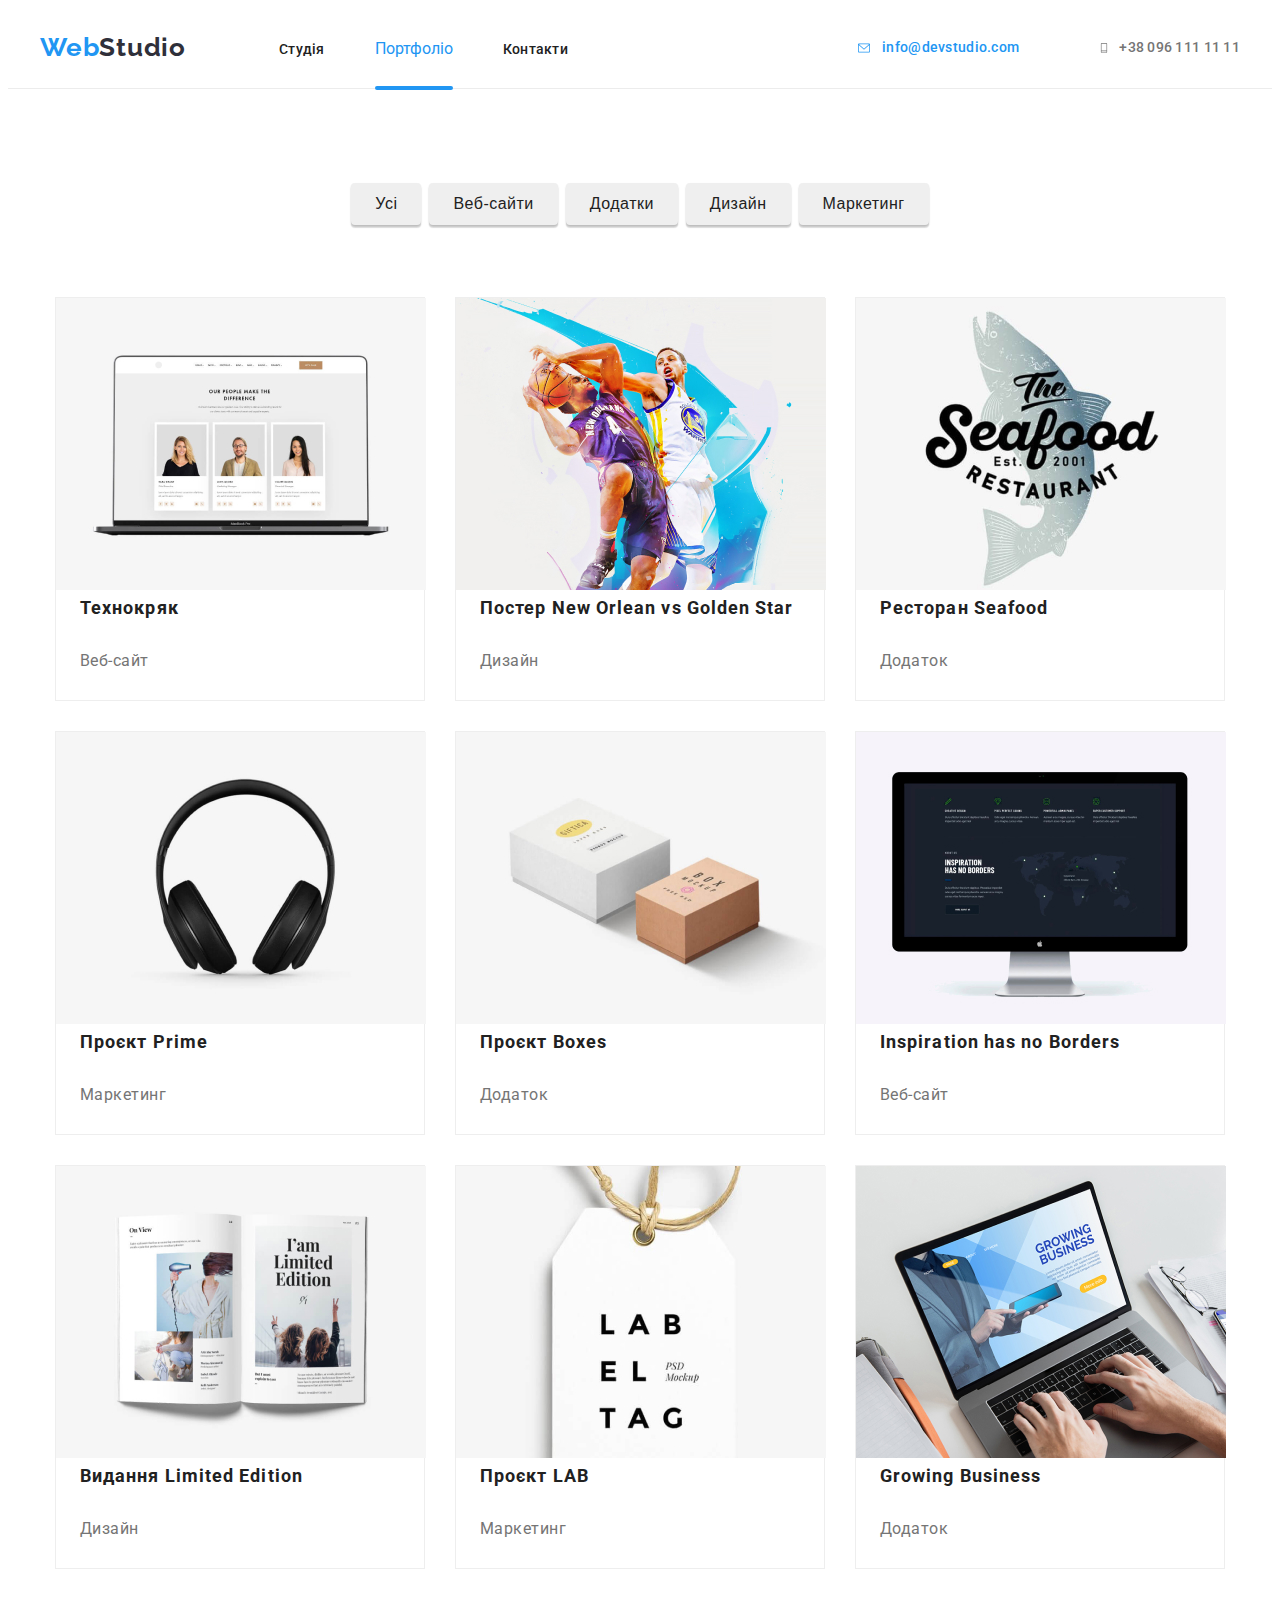
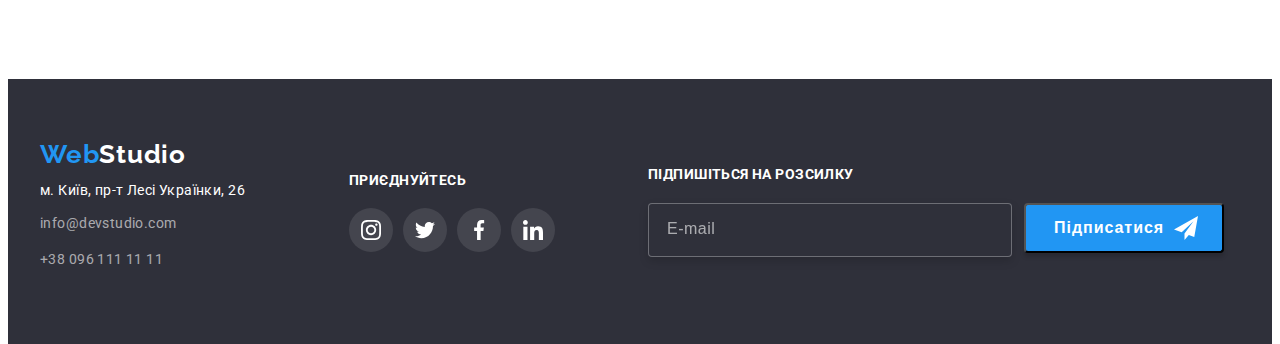
<file: portfolio.html>
<!DOCTYPE html>
<html lang="uk">
  <head>
    <meta charset="UTF-8" />
    <meta http-equiv="X-UA-Compatible" content="IE=edge" />
    <meta name="viewport" content="width=device-width, initial-scale=1.0" />
    <title>Document</title>
    <link rel="preconnect" href="https://fonts.googleapis.com" />
    <link rel="preconnect" href="https://fonts.gstatic.com" crossorigin />
    <link
      href="https://fonts.googleapis.com/css2?family=Montserrat:wght@400;700&family=Raleway:wght@700&family=Roboto:wght@400;500;700;900&display=swap"
      rel="stylesheet"
    />
    <link
      rel="stylesheet"
      href="https://cdnjs.cloudflare.com/ajax/libs/modern-normalize/1.0.0/modern-normalize.min.css"
      integrity="sha512-ISS7cAi1PEhQ8jnbJpJZMd29NlhNj4AWYyLOSp2CE/CsHxTCu+r+t0D2yoJudVrd0/8fTVPUVDzY5Tvli75u/g=="
    />
    <link rel="stylesheet" href="./css/styles.css" />
  </head>
  <body>
    <header class="page-header">
      <div class="container main">
        <a href="./index.html" class="logo"
          ><span class="accent">Web</span>Studio</a
        >
        <nav>
          <ul class="site-nav list">
            <li class="item"><a href="./index.html" class="link">Студія</a></li>
            <li class="item">
              <a href="./portfolio.html" class="link-current current"
                >Портфоліо</a
              >
            </li>
            <li class="item"><a href="" class="link">Контакти</a></li>
          </ul>
        </nav>
        <ul class="contakt list">
          <li class="item">
            <a href="mailto:info@devstudio.com" class="contakt-link">
              <svg class="icon-envelope" width="16" height="12">
                <use href="./images/symbol-defs.svg#icon-envelope"></use>
              </svg>
              info@devstudio.com</a
            >
          </li>
          <li class="item">
            <a href="tel.:+380961111111" class="contakt-type">
              <svg class="icon-tel" width="10" height="16">
                <use href="./images/symbol-defs.svg#icon-tel"></use>
              </svg>
              +38 096 111 11 11</a
            >
          </li>
        </ul>
      </div>
    </header>
    <main>
      <!--Герой-->
      <section class="section">
        <div class="container">
          <div class="button-list">
            <button type="button" class="button-type">Усі</button>
            <button type="button" class="button-type">Веб-сайти</button>
            <button type="button" class="button-type">Додатки</button>
            <button type="button" class="button-type">Дизайн</button>
            <button type="button" class="button-type">Маркетинг</button>
          </div>
          <ul class="card-set">

            <li class="list-card">
              <div class="card-img">
                <img src="./images/img8.jpg" alt="Технокряк" width="370" />
                <div class="card-overlay">
                  <p class="text-card">
                    Ресурс пропонує комплексні пропозиції з різним рівнем
                    функціоналу та сервісів. Все це дозволить відвідувачу
                    отримати вичерпні відомості про компанію чи приватну особу.
                  </p>
                </div>
              </div>
              <h2 class="project-name">Технокряк</h2>
              <p class="project-link">Веб-сайт</p>
            </li>

            <li class="list-card">
              <div class="card-img">
              <img src="./images/img9.jpg" alt="Постер" width="370" />
              <div class="card-overlay">
                <p class="text-card">
                  Ресурс пропонує комплексні пропозиції з різним рівнем
                  функціоналу та сервісів. Все це дозволить відвідувачу
                  отримати вичерпні відомості про компанію чи приватну особу.
                </p>
              </div>
             </div>
              <h2 class="project-name">Постер New Orlean vs Golden Star</h2>
              <p class="project-link">Дизайн</p>
            
            </li>
            

            <li class="list-card">
              <div class="card-img">
              <img
                src="./images/img10.jpg"
                alt="Ресторан Seafood"
                width="370"
              />
              <div class="card-overlay">
                <p class="text-card">
                  Ресурс пропонує комплексні пропозиції з різним рівнем
                  функціоналу та сервісів. Все це дозволить відвідувачу
                  отримати вичерпні відомості про компанію чи приватну особу.
                </p>
              </div>
              </div>
              <h2 class="project-name">Ресторан Seafood</h2>
              <p class="project-link">Додаток</p>
            </li>

            <li class="list-card">
              <div class="card-img">
              <img src="./images/img11.jpg" alt="Проєкт Prime" width="370" />
              <div class="card-overlay">
                <p class="text-card">
                  Ресурс пропонує комплексні пропозиції з різним рівнем
                  функціоналу та сервісів. Все це дозволить відвідувачу
                  отримати вичерпні відомості про компанію чи приватну особу.
                </p>
              </div>
              </div>
              <h2 class="project-name">Проєкт Prime</h2>
              <p class="project-link">Маркетинг</p>
            </li>

            <li class="list-card">
              <div class="card-img">
              <img src="./images/img12.jpg" alt="Проєкт Boxes" width="370" />
              <div class="card-overlay">
                <p class="text-card">
                  Ресурс пропонує комплексні пропозиції з різним рівнем
                  функціоналу та сервісів. Все це дозволить відвідувачу
                  отримати вичерпні відомості про компанію чи приватну особу.
                </p>
              </div>
              </div>
              <h2 class="project-name">Проєкт Boxes</h2>
              <p class="project-link">Додаток</p>
            </li>

            <li class="list-card">
              <div class="card-img">
              <img
                src="./images/img13.jpg"
                alt="Inspiration has no Borders"
                width="370"
              />
              <div class="card-overlay">
                <p class="text-card">
                  Ресурс пропонує комплексні пропозиції з різним рівнем
                  функціоналу та сервісів. Все це дозволить відвідувачу
                  отримати вичерпні відомості про компанію чи приватну особу.
                </p>
              </div>
              </div>
              <h2 class="project-name">Inspiration has no Borders</h2>
              <p class="project-link">Веб-сайт</p>
            </li>

            <li class="list-card">
              <div class="card-img">
              <img
                src="./images/img14.jpg"
                alt="Видання Limited Edition"
                width="370"
              />
              <div class="card-overlay">
                <p class="text-card">
                  Ресурс пропонує комплексні пропозиції з різним рівнем
                  функціоналу та сервісів. Все це дозволить відвідувачу
                  отримати вичерпні відомості про компанію чи приватну особу.
                </p>
              </div>
              </div>
              <h2 class="project-name">Видання Limited Edition</h2>
              <p class="project-link">Дизайн</p>
            </li>

            <li class="list-card">
              <div class="card-img">
              <img src="./images/img15.jpg" alt="Проєкт LAB" width="370" />
              <div class="card-overlay">
                <p class="text-card">
                  Ресурс пропонує комплексні пропозиції з різним рівнем
                  функціоналу та сервісів. Все це дозволить відвідувачу
                  отримати вичерпні відомості про компанію чи приватну особу.
                </p>
              </div>
              </div>
              <h2 class="project-name">Проєкт LAB</h2>
              <p class="project-link">Маркетинг</p>
            </li>

            <li class="list-card">
              <div class="card-img">
              <img
                src="./images/img16.jpg"
                alt="Growing Business"
                width="370"
              />
              <div class="card-overlay">
                <p class="text-card">
                  Ресурс пропонує комплексні пропозиції з різним рівнем
                  функціоналу та сервісів. Все це дозволить відвідувачу
                  отримати вичерпні відомості про компанію чи приватну особу.
                </p>
              </div>
              </div>
              <h2 class="project-name">Growing Business</h2>
              <p class="project-link">Додаток</p>
            </li>
          </ul>
        </div>
      </section>
    </main>
    <footer>
      <section class="part">
        <div class="container footer">
          <div class="container-info">
            <a href="./index.html" class="logo"
              ><span class="accent">Web</span
              ><span class="studio">Studio</span></a
            >
            <address class="info">м. Київ, пр-т Лесі Українки, 26</address>
            <address>
              <ul class="info list">
                <li>
                  <a href="mailto:info@devstudio.com" class="info-link"
                    >info@devstudio.com</a
                  >
                </li>
                <li>
                  <a href="tel.:+380961111111" class="info-link"
                    >+38 096 111 11 11</a
                  >
                </li>
              </ul>
            </address>
          </div>
          <div class="bloc-footer">
            <h3 class="text-name">приєднуйтесь</h3>
            <div>
              <ul class="socials-list list">
                <li class="icon-footer">
                  <a class="icon-name" href="#">
                    <svg width="20" height="20">
                      <use href="./images/symbol-defs.svg#icon-instagram"></use>
                    </svg>
                  </a>
                </li>
                <li class="icon-footer">
                  <a class="icon-name" href="#">
                    <svg width="20" height="20">
                      <use href="./images/symbol-defs.svg#icon-twitter"></use>
                    </svg>
                  </a>
                </li>
                <li class="icon-footer">
                  <a class="icon-name" href="#">
                    <svg width="20" height="20">
                      <use href="./images/symbol-defs.svg#icon-facebook"></use>
                    </svg>
                  </a>
                </li>
                <li class="icon-footer">
                  <a class="icon-name" href="#">
                    <svg width="20" height="20">
                      <use href="./images/symbol-defs.svg#icon-linkedin"></use>
                    </svg>
                  </a>
                </li>
              </ul>
            </div>
          </div>
          <div class="blok-mailing">
            <h2 class="mailing">Підпишіться на розсилку</h2>
            <div class="mailing-user">
              <label
                class="email-field-label"
                for="user-email"></label>
              <input
                class="mailing-e-mail"
                id="user-email"
                type="email"
                name="user-email"
                placeholder="E-mail"/>
              <button class="mailing-button" type="button">
                Підписатися
                <svg width="24" height="24">
                  <use href="/images/symbol-defs.svg#icon-untitled"></use>
                </svg>
              </button>
            </div>
          </div>
        </div>
      </section>
    </footer>
  </body>
</html>
</file>
<file: css/styles.css>
/*цвет основного текста чорный #212121;*/
/*вторичный цвет  #757575;*/
/*акцент  голубой #2196F3;*/
/*цвет фона background: #FFFFFF; */
/* вторичный цвет фона background: #2F303A; */
:root {
  --primary-text-color: #212121;
  --title-text-color: #757575;
  --accent-color: #2196f3;
  --primary-white-color: #ffffff;
  --title-background-color: #2f303a;
}

body {
  color: var(--primary-text-color);
  font-family: "Roboto", sans-serif;
  margin-bottom: 0;
}

.list {
  margin: 0;
  padding: 0;
  list-style: none;
}

img {
  display: block;
  max-width: 100%;
  height: auto;
}

h1,
h2,
h3,
h4,
h5,
h6,
p {
  margin: 0;
}

.container {
  align-items: center;
  width: 1200px;
  margin-left: auto;
  margin-right: auto;
  padding-left: 15px;
  padding-right: 15px;
  /* outline: 2px solid brown; */
}

section {
  padding-top: 94px;
  padding-bottom: 94px;
}

/* Шапка */

.main {
  display: flex;
  height: 80px;
}

.page-header {
  border-bottom: 1px solid #ECECEC;
}

.logo {
  margin-right: 93px;
  color: var(--title-background-color);
  font-family: "Raleway", sans-serif;
  font-weight: 700;
  font-size: 26px;
  line-height: 1.2;
  letter-spacing: 0.03em;
  text-decoration: none;
}
.accent {
  color: var(--accent-color);
}

/* site-nav list */

.site-nav {
  display: flex;
  }

.site-nav .item + .item {
  margin-left: 50px;
}

.link {
  padding-top: 32px;
  padding-bottom: 32px;
  color: var(--primary-text-color);
  font-weight: 500;
  font-size: 14px;
  line-height: 1.14;
  letter-spacing: 0.02em;
  text-decoration: none;
}

.link-current {
  position: relative;
  padding-top: 32px;
  padding-bottom: 32px;
  color: var(--accent-color);
  text-decoration: none;
  transition: color 250ms cubic-bezier(0.4, 0, 0.2, 1);
}

.link:focus,
.link:hover {
  color: var(--accent-color);
}

.current::after {
  position: absolute;
  left: 0;
  bottom: 0;
  content: "";
  width: 100%;
  height: 4px;
  background: var(--accent-color);
  border-radius: 2px;

}

/* contakt list */

.contakt {
  display: flex;
  margin-left: auto;
}

.contakt .item + .item {
  margin-left: 40px;
}

.contakt-link {
  color: var(--accent-color);
  text-decoration: none;
  font-style: normal;
  font-weight: 500;
  font-size: 14px;
  line-height: 1.14;
  letter-spacing: 0.02em;
  display: flex;
  align-items: center;
  transition: color 250ms cubic-bezier(0.4, 0, 0.2, 1);
}

.contakt-link:focus,
.contakt-link:hover {
  color: var(--accent-color);
}
.icon-envelope {
  width: 16px;
  height: 12px;
  margin-right: 10px;
  padding: 0;
  margin-bottom: 0;
  fill: currentColor;
  transition: fill 250ms cubic-bezier(0.4, 0, 0.2, 1);
}

.icon-envelope:focus,
.icon-envelope:hover {
  color: var(--accent-color);
}

.contakt-type {
  padding-left: 40px;
  color: var(--title-text-color);
  text-decoration: none;
  font-style: normal;
  font-weight: 500;
  font-size: 14px;
  line-height: 1.14px;
  letter-spacing: 0.02em;
  display: flex;
  align-items: center;
transition: color 250ms cubic-bezier(0.4, 0, 0.2, 1);
}
.contakt-type:focus,
.contakt-type:hover {
  color: var(--accent-color);
}

.icon-tel {
  width: 10px;
  height: 16px;
  margin-right: 10px;
  margin-bottom: 0px;
  padding: 0;
  fill: currentColor;
  transition: fill 250ms cubic-bezier(0.4, 0, 0.2, 1);
}

.icon-tel:focus,
.icon-tel:hover {
  color: var(--accent-color);
}

/* Герой */
/* секція */

.section-heder {
  text-align: center;
}

.content {
  padding-top: 200px;
  padding-bottom: 200px;
}

.overlay {
  max-width: 1600px;
  height: 600px;
  margin-left: auto;
  margin-right: auto;
  background-image: linear-gradient(to right, rgba(47, 48, 58, 0.4), 
  rgba(47, 48, 58, 0.4)), url(../images/Img-min.jpg);
  background-position: center;
  background-size: contain;
  background-color: var(--title-background-color);
}

.section-title {
  margin-top: 0;
  margin-bottom: 30px;

  color: var(--primary-white-color);
  font-weight: 900;
  font-size: 44px;
  line-height: 1.36;
  text-align: center;
  letter-spacing: 0.06em;
  text-transform: uppercase;
}

.button {
  display: inline-block;
  min-width: 152px;
  border-radius: 4px;
  padding: 11px, 24px;

  color: var(--primary-white-color);
  background: var(--accent-color);
  font-weight: 700;
  font-size: 16px;
  line-height: 1.88;
  letter-spacing: 0.06em;
  text-align: center;
  cursor: pointer;
  box-shadow: 0px 4px 4px rgba(0, 0, 0, 0.15);
  border-color: transparent;
  transition: color 250ms cubic-bezier(0.4, 0, 0.2, 1),
  background-color 250ms cubic-bezier(0.4, 0, 0.2, 1);
}

.button:hover,
.button:focus {
  color: var(--primary-white-color);
  background-color: var(--accent-color);
}


/* Наші переваги */

.visually-hidden {
  position: absolute;
  white-space: nowrap;
  width: 1px;
  height: 1px;
  overflow: hidden;
  border: 0;
  padding: 0;
  clip: rect(0 0 0 0);
  clip-path: inset(50%);
  margin: -1px;
}

.benefits-text {
  width: 270px;
  margin-bottom: 10px;
  font-weight: 700;
  font-size: 14px;
  line-height: 1.14;
  letter-spacing: 0.03em;
  text-transform: uppercase;
  font-style: normal;
}

.desc {
  color: var(--title-text-color);
  font-weight: 400;
  font-size: 14px;
  line-height: 1.71;
  letter-spacing: 0.03em;
}

.blok {
  display: block;
  margin-right: 30px;
}

.list-benefits {
  display: flex;
  list-style: none;
  padding-left: 0;
  margin-block-start: 0;
  margin-block-end: 0;
}

.blok:last-child {
  margin-right: 0px;
}

.icon {
  display: block;
  height: 120px;
  margin-bottom: 30px;
  background-color: #F5F4FA;
}

.icon-antenna {
  height: 70px;
  width: 70px;
  margin: 25px 102.54px;
}

.icon-clock-1 {
  height: 70px;
  width: 66.96px;
  margin: 25px 101.54px;
}

.icon-diagram {
  height: 53.60px;
  width: 70px;
  margin: 33.11px 100px;
}

.icon-astronaut {
  height: 70px; 
  width: 70px;
  margin: 25px 100px;
}

/* Чим ми займаємось */

.subtitle-text {
  margin-top: 0;
  margin-bottom: 50px;

  color: var(--primary-text-color);
  font-weight: 700;
  font-size: 36px;
  line-height: 1.17;
  letter-spacing: 0.03em;
  text-align: center;
}

.aside {
  padding-top: 0px;
}

.subtitle-main {
  margin: 0;
  padding: 0;
  display: flex;
  max-width: 100%;
  height: auto;
  justify-content: space-between;
  flex-wrap: wrap;
}

.subtitle-list {
  list-style: none; 
  background: url(close-up-image-programer-working-his-desk-office_1098-18707.jpg);
  mix-blend-mode: normal;
}

.subtitle-main:nth-child(3n) {
  margin-right: 0px;
}

.card {
position: relative;
}

.card-text {
  position: absolute;
  bottom: 0;
  left: 0;
  width: 100%;
  height: 70px;
  padding: 27px;
  font-weight: 700;
  font-size: 14px;
  line-height: 1.14;
  text-align: center;
  letter-spacing: 0.03em;
  text-transform: uppercase;
  color: var(--primary-white-color);
  background: rgba(47, 48, 58, 0.8);
}

/* Наша команда */

.team {
  background: #f5f4fa;
}

.team-main {
  margin: 0;
  padding: 0;
  list-style: none;
  display: flex;
  flex-wrap: wrap;
  justify-content: center;
  margin-left: calc(-1*30);
  margin-top: calc(-1*30);
}

.team-main > .team-list {
  margin-right: 30px;
  margin-top: 30px;
  flex-basis: calc(100% / 4 - 30px);
}

.team-list:nth-child(4n) {
  margin-right: 0px;
}

.team-list {
  background: #FFFFFF;
  box-shadow: 0px 1px 3px rgba(0, 0, 0, 0.12), 
  0px 1px 1px rgba(0, 0, 0, 0.14), 
  0px 2px 1px rgba(0, 0, 0, 0.2);
  border-radius: 0px 0px 4px 4px;
  
}
.team-title {
  margin-top: 0px;
  margin-bottom: 50px;

  color: var(--primary-text-color);
  font-weight: 700;
  font-size: 36px;
  line-height: 1.17;
  letter-spacing: 0.03em;
  text-align: center;
}

.team-name {
  margin-top: 30px;
  margin-bottom: 10px;

  color: var(--primary-text-color);
  font-weight: 500;
  font-size: 16px;
  line-height: 1.19;
  letter-spacing: 0.03em;
  text-align: center;
}

.team-role {
  margin-top: 0px;
  margin-bottom: 0px;
  padding-bottom: 16px;

  color: var(--title-text-color);
  font-weight: 400;
  font-size: 16px;
  line-height: 1.19;
  letter-spacing: 0.03em;
  text-align: center;
}

 .networks-name {
  display: flex;
  justify-content: center;
  gap: 10px;
}

 .icon-networks {
  height: 44px;
  margin-bottom: 30px;
  display: flex;
  padding-inline-start: 0px;
  justify-content: center;
}

.icon-networks-name {
  display: flex;
  align-items: center;
  justify-content: center;
  height: 44px;
  width: 44px;
  border-radius: 50%;
  fill: #AFB1B8;
  transition: fiil 250ms cubic-bezier(0.4, 0, 0.2, 1);
}

.icon-networks-name:hover {
  cursor: pointer;
  background-color: var(--accent-color);
  fill: var(--primary-white-color);
}

 /* Постійні клієнти */

 .clients {
  display: flex;
  justify-content: space-between;
  gap: 30px;
}

 .name {
  margin-bottom: 50px;
  font-weight: 700;
  font-size: 36px;
  line-height: 1.17;
  text-align: center;
  letter-spacing: 0.03em;
}

.icon-list {
  display: inline-flex;
  width: 170px;
  height: 92px;
  fill: #AFB1B8;
  box-sizing: border-box;
  border: 1px solid #AFB1B8;
  border-radius: 4px;
  margin-bottom: 50px;
  flex-basis: calc((100%-150px)/6);
  transition: border-color 250ms cubic-bezier(0.4, 0, 0.2, 1),
  fill 250ms cubic-bezier(0.4, 0, 0.2, 1);
}

.icon-list:focus,
.icon-list:hover {
  cursor: pointer;
  fill: var(--accent-color);
  border-color: var(--accent-color);
}
 
/* Футер */

.info {
  color: #ffffff;
  font-style: normal;
  font-weight: 400;
  font-size: 14px;
  line-height: 1.71;
  letter-spacing: 0.03em;
  margin-top: 9px;
}

.studio {
  color: var(--primary-white-color);
}

.info-link {
  margin-bottom: 12px;
  display: inline-block;
  color: rgba(255, 255, 255, 0.6);
  font-weight: 400;
  font-size: 14px;
  line-height: 1.71;
  letter-spacing: 0.03em;
  text-decoration: none;
}

.part {
  padding-top: 60px;
  padding-bottom: 60px;
  background-color: var(--title-background-color);
}

.text-name {
  margin-bottom: 20px;
  font-weight: 700;
  font-size: 14px;
  line-height: 16px;
  letter-spacing: 0.03em;
  text-transform: uppercase;
  color: #FFFFFF;
}

.footer {
  display: flex;
  justify-content: left;
} 

.bloc-footer {
  margin-left: 70px;
}

.socials-list {
  display: flex;
  gap: 10px;
}
 
.icon-footer {
  width: 44px;
  height: 44px;
}

.icon-name {
  display: flex;
  align-items: center;
  justify-content: center;
  width: 100%;
  height: 100%;
  background: rgba(255, 255, 255, 0.1);
  fill: var(--primary-white-color);
  border-radius: 50%;
  transition: background-color 250ms cubic-bezier(0.4, 0, 0.2, 1);
}

.icon-name:hover {
  background: var(--accent-color);
}

.mailing {
  margin-bottom: 20px;
  font-weight: 700;
  font-size: 14px;
  line-height: 1.14;
  letter-spacing: 0.03em;
  text-transform: uppercase;
  color: var(--primary-white-color);
}

.mailing-e-mail {
  position: relative;
  width: 358px;
  height: 50px;
  margin-right: 12px;
  background: #2F303A;
  border: 1px solid rgba(255, 255, 255, 0.3);
  filter: drop-shadow(0px 4px 4px rgba(0, 0, 0, 0.15));
  border-radius: 4px;
}

.email-field-label {
  position: absolute;
  font-weight: 400;
  font-size: 16px;
  line-height: 20px;
  display: flex;
  align-items: center;
  letter-spacing: 0.03em;
  color: rgba(255, 255, 255, 0.6); 
}

.mailing-e-mail::placeholder {
  padding-left: 16px;
  font-weight: 400;
  font-size: 16px;
  line-height: 1.25;
  display: flex;
  align-items: center;
  letter-spacing: 0.03em;
  color: rgba(255, 255, 255, 0.6);
}

.mailing-button {
  width: 200px;
  height: 50px;
  padding: 10px 10px 10px 28px;
  gap: 10px;
  font-weight: 700;
  font-size: 16px;
  line-height: 30px;
  display: flex;
  align-items: center;
  text-align: center;
  fill: var(--primary-white-color);
  letter-spacing: 0.06em;
  color: var(--primary-white-color);
  background: #2196F3;
  box-shadow: 0px 4px 4px rgba(0, 0, 0, 0.15);
  border-radius: 4px;
  cursor: pointer;
  transition: background-color 250ms cubic-bezier(0.4, 0, 0.2, 1);
}

.mailing-button :hover,
.mailing-button :focus {
  color: var(--primary-white-color);
  background-color: var(--accent-color);
}
  
.mailing-user {
  display: flex;
}

.blok-mailing {
  margin-left: 93px;
}

/* Портфоліо */

/* Герой */

.button-type {
  padding: 6px 22px;
  margin-right: 8px;
  color: var(--primary-text-color);
  font-weight: 500;
  font-size: 16px;
  line-height: 1.63;
  text-align: center;
  letter-spacing: 0.03em;
  cursor: pointer;
  border-color: transparent;
  box-shadow: 0px 3px 1px rgba(0, 0, 0, 0.1), 
  0px 1px 2px rgba(0, 0, 0, 0.08), 
  0px 2px 2px rgba(0, 0, 0, 0.12);
  border-radius: 4px;
  transition-property: color;
  transition: color 250ms cubic-bezier(0.4, 0, 0.2, 1),
  background-color 250ms cubic-bezier(0.4, 0, 0.2, 1);
}

.button-type:hover,
.button-type:focus {
  color: var(--primary-white-color); 
  background-color: var(--accent-color);
}

.button-list {
  margin-bottom: 56px;
  padding-left: 0px;
  display: flex;
  justify-content: center;
}

.button-type:last-child {
  margin-right: 0px;
}

.project-name {
  margin-top: 0px;
  margin-left: 24px;
  margin-bottom: 4px;
  margin-right: 24px;
  
  font-weight: 700;
  font-size: 18px;
  line-height: 2.0;
  letter-spacing: 0.06em;
}

.project-link {
  margin-top: 20px;
  margin-left: 24px;
  margin-bottom: 20px;
  margin-right: 24px;

  color: var(--title-text-color);
  font-weight: 400;
  font-size: 16px;
  line-height: 1.88;
  letter-spacing: 0.03em;
}

.card-set {
  list-style: none;
  flex-wrap: wrap;
  display: inline-flex;
  justify-content: center;
  padding-inline-start:0px;
}

.list-card  {
  display: block;
  width: 370px;
  height: 404px;
  margin-right: 30px;
  margin-bottom: 30px;
  box-sizing: border-box;
  border: 1px solid #EEEEEE;
  transition: background-color 250ms cubic-bezier(0.4, 0, 0.2, 1);
}

.card-img {
  position: relative;
  display: block;
  width: 370px;
  height: 292px;
  overflow: hidden;
}

.card-overlay {
  position: absolute;
  top: 0;
  left: 0;
  width: 100%;
  height: 100%;
  transform: translateY(100%);
  transition: transform 250ms cubic-bezier(0.4, 0, 0.2, 1);
  background: rgba(33, 150, 243, 0.9);
}

.card-img:hover .card-overlay {
  transform: translateY(0) 
}

.text-card {
 padding: 63px 24px;
 font-weight: 400;
 font-size: 18px;
 line-height: 1.56;
 letter-spacing: 0.03em;
 color: #FFFFFF;
}

.list-card:focus,
.list-card:hover {
  cursor: pointer;
  background: #FFFFFF;
  box-shadow: 0px 1px 1px rgba(0, 0, 0, 0.12), 
  0px 4px 4px rgba(0, 0, 0, 0.06), 
  1px 4px 6px rgba(0, 0, 0, 0.16);

}

.list-card:nth-child(3n) {
  margin-right: 0px; 
} 

.list-card:nth-last-child(-n + 3) { 
  margin-bottom: 0px;
} 

/* modal */

.backdrop {
  position: fixed;
  top: 0;
  bottom: 0;
  width: 100%;
  height: 100%;
  background-color: rgba(0, 0, 0, 0.2);
}

.modal {
  position: absolute;
  top: 50%;
  left: 50%;
  transform: translate(-50%, -50%) scale(100%);
  width: 100%;
  max-width: 528px;
  height: 100%;
  max-height: 581px;
  padding: 40px;
  background-color: var(--primary-white-color);
  box-shadow: 0px 1px 3px rgba(0, 0, 0, 0.12), 
  0px 1px 1px rgba(0, 0, 0, 0.14),
  0px 2px 1px rgba(0, 0, 0, 0.2);
  border-radius: 4px;
  overflow: auto;
  transition: transform 250ms cubic-bezier(0.4, 0, 0.2, 1);
}

.is-hidden {
  opacity: 0;
  visibility: hidden;
  pointer-events: none;
}

.backdrop .is-hidden .modal {
  transform: translate(-50%, -50%); scale: (50%);
}

.button-modal {
 position: absolute;
 top: 8px;
 right: 8px;
 color: var(--title-background-color);
 border-radius: 50%;
 background-color: var(--primary-white-color);
 width: 30px;
 height: 30px;
 cursor: pointer;
 border: 1px solid rgba(0, 0, 0, 0.1);
 transition: color 250ms cubic-bezier(0.4, 0, 0.2, 1);
}

.button-modal :hover {
  color: var(--accent-color);
}

/* Forma */

.modal-title {
 margin-bottom: 12px;
 font-weight: 700;
 font-size: 20px;
 line-height: 23px;
 text-align: center;
 letter-spacing: 0.03em;
}

.form-field-label {
  margin-bottom: 4px;
  width: 24px;
  height: 14px;
  font-weight: 400;
  font-size: 12px;
  line-height: 1.2;
  letter-spacing: 0.01em;
  color: var(--title-text-color);
}

.form-field-intut {
  outline: none;
  padding: 0 12px 0 42px;
  width: 100%;
  height: 40px;
  border: 1px solid rgba(33, 33, 33, 0.2);
  border-radius: 4px;
  transition:  250ms cubic-bezier(0.4, 0, 0.2, 1);
}

.form-field-intut:focus{
  border-color: var(--accent-color);
}

.form-field-intut:focus + .form-field-icon{
  fill: var(--accent-color);
 }

.form-field {
 position: relative;
 margin-bottom: 10px;
}

.form-field-icon {
  position: absolute;
  top: 50%;
  left: 12px;
  fill: #212121;
  transform: translateY(-50%);
}

.form-field-textarea {
  outline: none;
  width: 100%;
  height: 120px;
  padding: 12px 16px;
  margin-bottom: 20px;
  border: 1px solid rgba(33, 33, 33, 0.2);
  border-radius: 4px;
  transition: border-color 250ms cubic-bezier(0.4, 0, 0.2, 1);
}

.form-field-textarea:focus {
  border-color: var(--accent-color);
}

.form-field-textarea::placeholder {
  font-weight: 400;
  font-size: 12px;
  line-height: 1.17;
  letter-spacing: 0.01em;
  color: rgba(117, 117, 117, 0.5);
}

.field {
  display: flex;
  align-items: center;
  font-weight: 400;
  font-size: 14px;
  line-height: 1.71;
  letter-spacing: 0.03em;
  color: #757575;
}

.checkbox {
  position: absolute;
  white-space: nowrap;
  width: 1px;
  height: 1px;
  overflow: hidden;
  border: 0;
  padding: 0;
  clip: rect(0 0 0 0);
  clip-path: inset(50%);
  margin: -1px;
  
}

.checkbox-link {
  color: var(--accent-color);
}

.icon-check {
  display: flex;
  width: 16px;
  height: 15px;
  margin-right: 8.28px;
  border: 1px solid var(--primary-text-color);
  border-radius: 2px;
 
}

.checkbox:checked + .icon-check {
  background-color: transparent;
  background-color: var(--accent-color);
  background-image: url(../images/icon\ check\ .svg);
  background-size: contain;
  background-origin: border-box;
  border: 1px solid var(--accent-color);
}


.form-submit {
  height: 50px;
  margin: 0 auto;
  margin-top: 20px;
  padding: 10px 52px;
  font-weight: 700;
  font-size: 16px;
  line-height: 1.88;
  display: flex;
  align-items: center;
  text-align: center;
  letter-spacing: 0.06em;
  cursor: pointer;
  color: var(--primary-white-color);
  background: var(--accent-color);
  box-shadow: 0px 4px 4px rgba(0, 0, 0, 0.15);
  border-radius: 4px;
  border: transparent;
  transition: 250ms cubic-bezier(0.4, 0, 0.2, 1);
}

.form-submit:focus {
  background: #188CE8;
}
</file>
